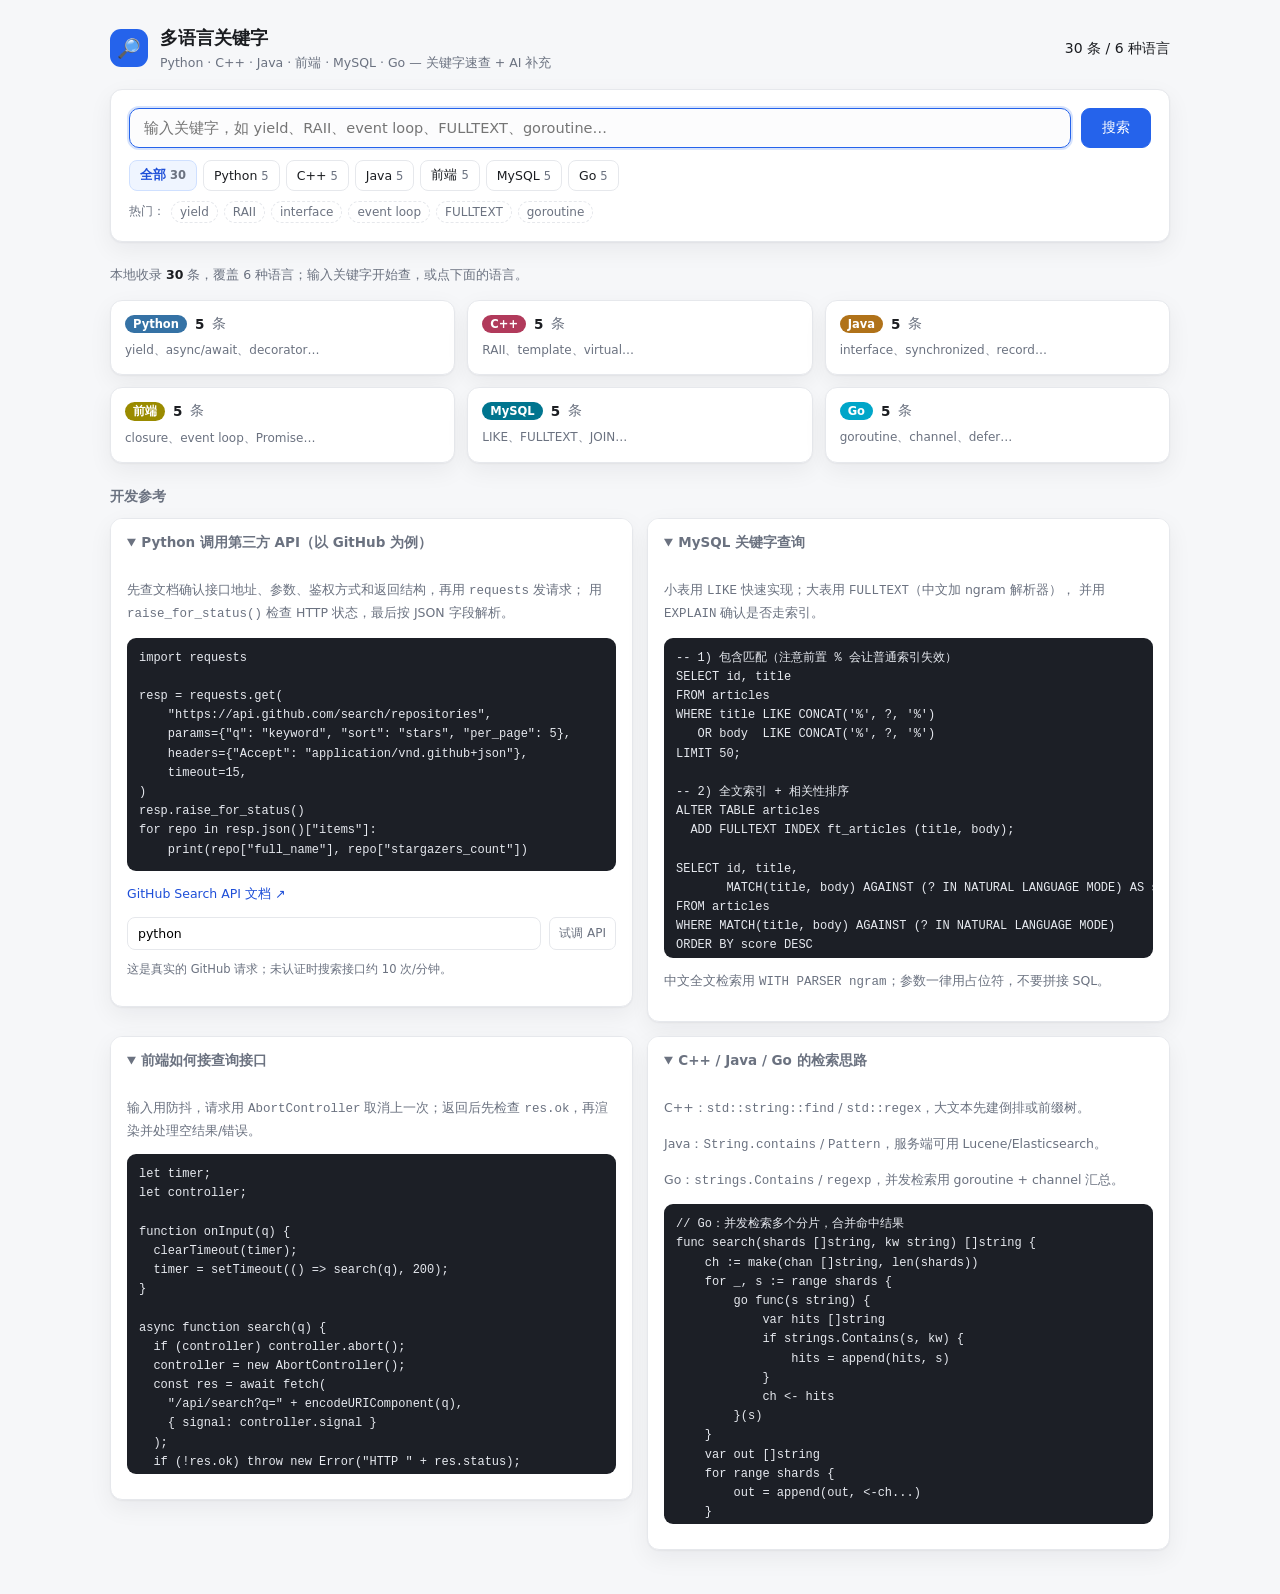
<file: static/tools/keywords.html>
<!DOCTYPE html>
<html lang="zh-CN">
<head>
<meta charset="utf-8" />
<meta name="viewport" content="width=device-width, initial-scale=1" />
<title>多语言关键字</title>
<link rel="stylesheet" href="/static/tools/_shared/base.css" />
<style>
  .wrap{max-width:1100px; margin:0 auto; padding:24px 20px 56px}
  header.top{display:flex; align-items:center; gap:12px; margin-bottom:16px}
  header.top .logo{
    width:38px;height:38px;border-radius:11px;background:var(--accent);color:#fff;
    display:flex;align-items:center;justify-content:center;font-size:19px;flex:0 0 auto;
  }
  header.top h1{font-size:18px;margin:0;font-weight:650}
  header.top .sub{color:var(--muted);font-size:12.5px}
  .grow{flex:1}
  .hero{padding:18px}
  .searchrow{display:flex; gap:10px; align-items:center}
  .searchrow input{
    flex:1; min-width:0; padding:11px 14px; border:1px solid var(--line); border-radius:10px;
    font-family:inherit; font-size:14.5px; background:#fcfcfd; color:var(--ink);
  }
  .searchrow input:focus{outline:2px solid rgba(37,99,235,.18); border-color:var(--accent)}
  button.primary{
    font-family:inherit; font-size:13.5px; font-weight:550; padding:10px 20px; border-radius:9px;
    border:1px solid var(--accent); background:var(--accent); color:#fff; cursor:pointer; white-space:nowrap;
  }
  button.primary:hover{background:var(--accent-dark)}
  button.primary:disabled{opacity:.55; cursor:not-allowed}
  .langchips{display:flex; flex-wrap:wrap; gap:6px; margin-top:12px}
  .langchip{
    font-family:inherit; font-size:12.5px; padding:6px 10px; border-radius:8px;
    border:1px solid var(--line); background:#fff; color:var(--ink); cursor:pointer;
  }
  .langchip span{color:var(--muted); font-size:11.5px; margin-left:4px}
  .langchip:hover{background:#f3f6fb}
  .langchip.on{background:var(--accent-soft); border-color:#cfe0ff; color:var(--accent-dark); font-weight:600}
  .hot{display:flex; flex-wrap:wrap; gap:6px; align-items:center; margin-top:10px; font-size:12px; color:var(--muted)}
  .hot button{
    font-family:inherit; font-size:12px; padding:3px 8px; border-radius:999px; border:1px dashed var(--line);
    background:#fff; color:var(--muted); cursor:pointer;
  }
  .hot button:hover{color:var(--accent-dark); border-color:#cfe0ff}
  .resultbar{display:flex; align-items:center; gap:10px; flex-wrap:wrap; margin:18px 0 10px; min-height:30px}
  .resultbar .hint{font-size:12.5px; color:var(--muted)}
  .resultbar b{color:var(--ink)}
  .mini{
    font-family:inherit; font-size:12px; padding:4px 9px; border-radius:7px; border:1px solid var(--line);
    background:#fff; color:var(--muted); cursor:pointer;
  }
  .mini:hover{background:#f3f4f6; color:var(--ink)}
  .langgrid{display:grid; grid-template-columns:repeat(3,minmax(0,1fr)); gap:12px}
  .langtile{
    text-align:left; font-family:inherit; background:var(--panel); border:1px solid var(--line);
    border-radius:12px; padding:14px; cursor:pointer; box-shadow:var(--shadow);
  }
  .langtile:hover{border-color:#cfe0ff; background:#fbfdff}
  .tilehead{display:flex; align-items:center; gap:8px; font-size:13.5px; color:var(--muted)}
  .tilehead b{color:var(--ink)}
  .tileex{font-size:12px; color:var(--muted); margin-top:8px; line-height:1.6; word-break:break-word}
  .kcard{
    background:var(--panel); border:1px solid var(--line); border-radius:12px; box-shadow:var(--shadow);
    padding:16px 17px; margin-bottom:14px;
  }
  .khead{display:flex; align-items:center; gap:8px; flex-wrap:wrap}
  .khead h3{font-size:16px; margin:0; font-weight:650}
  .badge{
    display:inline-flex; align-items:center; padding:2px 8px; border-radius:999px;
    font-size:11.5px; font-weight:650; color:#fff; white-space:nowrap;
  }
  .lang-python{background:#3572A5}
  .lang-cpp{background:#b13a5b}
  .lang-java{background:#b07219}
  .lang-frontend{background:#9a8b00}
  .lang-mysql{background:#00758f}
  .lang-go{background:#00a6c9}
  .cat{font-size:11.5px; color:var(--muted); background:#f1f2f5; padding:2px 8px; border-radius:999px}
  .sum{font-size:13.5px; margin:10px 0 9px; line-height:1.7}
  .kcode{
    margin:0 0 10px; padding:12px 13px; background:#1c1f26; color:#e6e9ef; border-radius:9px;
    overflow:auto; max-height:300px; font-size:12.5px; line-height:1.65;
    font-family:"Cascadia Mono",Consolas,"Courier New",monospace;
  }
  .kcode code{white-space:pre; font-family:inherit}
  .note{font-size:12.5px; color:var(--muted); line-height:1.7; margin:0 0 9px}
  .doc{font-size:12.5px; color:var(--accent-dark); text-decoration:none}
  .doc:hover{text-decoration:underline}
  .empty{
    background:var(--panel); border:1px dashed #cfd6e2; border-radius:12px; padding:32px 20px;
    text-align:center; color:var(--muted);
  }
  .empty .big{font-size:32px; margin-bottom:6px}
  .empty h3{margin:0 0 6px; color:var(--ink); font-size:15px}
  .empty p{margin:0 0 14px; font-size:12.5px}
  .ai{margin:0 0 16px; border-left:3px solid var(--accent); padding:16px 18px}
  .aihead{display:flex; align-items:center; gap:10px; margin-bottom:10px}
  .aihead h2{font-size:14px; margin:0; font-weight:650}
  .aihead .pill{margin-left:auto}
  .loading{color:var(--muted); font-size:13px; padding:6px 0}
  .loading::after{content:"…"; animation:blink 1s infinite}
  @keyframes blink{50%{opacity:.25}}
  .err{color:var(--err); font-size:13px; line-height:1.7; white-space:pre-wrap}
  .md{font-size:13.5px; line-height:1.75}
  .md p{margin:0 0 8px}
  .md h2,.md h3,.md h4{margin:12px 0 6px; line-height:1.4}
  .md h2{font-size:15px} .md h3{font-size:14px} .md h4{font-size:13.5px}
  .md ul,.md ol{margin:4px 0 9px; padding-left:20px}
  .md code{background:#f0f2f6; padding:1px 5px; border-radius:5px; font-family:Consolas,monospace; font-size:12.5px}
  .md pre{background:#1c1f26; color:#e6e9ef; padding:11px 12px; border-radius:9px; overflow:auto;
    margin:7px 0 9px; font-size:12.5px; line-height:1.6}
  .md pre code{background:none; padding:0; color:inherit}
  .md blockquote{border-left:3px solid #cfe0ff; margin:7px 0; padding:1px 10px; color:#4b5563}
  .md a{color:var(--accent-dark)}
  .refs h2{font-size:14px; margin:22px 0 10px; color:var(--muted)}
  .refgrid{display:grid; grid-template-columns:1fr 1fr; gap:14px; align-items:start}
  .ref{padding:0; overflow:hidden; margin-bottom:0}
  .ref summary{cursor:pointer; padding:13px 16px; font-size:13.5px; font-weight:650; background:#fff}
  .ref summary:hover{background:#fafbfc}
  .ref .refbody{padding:0 16px 15px}
  .ref .refbody p{font-size:12.5px; color:var(--muted); line-height:1.7}
  .codeblock{
    margin:8px 0 10px; padding:11px 12px; background:#1c1f26; color:#e6e9ef; border-radius:9px;
    overflow:auto; max-height:320px; font-size:12px; line-height:1.6;
    font-family:"Cascadia Mono",Consolas,"Courier New",monospace; white-space:pre;
  }
  .demorow{display:flex; gap:8px; margin:10px 0}
  .demorow input{
    flex:1; min-width:0; padding:8px 10px; border:1px solid var(--line); border-radius:8px;
    font-family:inherit; font-size:12.5px;
  }
  .repo{border-bottom:1px dashed var(--line); padding:9px 0; font-size:12.5px}
  .repo:last-child{border-bottom:0}
  .repo .rhead{display:flex; align-items:center; gap:8px; flex-wrap:wrap}
  .repo .rhead a{color:var(--accent-dark); font-weight:600; text-decoration:none; word-break:break-all}
  .repo .stars{color:#a86800; font-size:11.5px}
  .repo p{margin:4px 0 0; color:var(--muted); line-height:1.6}
  .toast{
    position:fixed; left:50%; bottom:28px; transform:translateX(-50%) translateY(16px); opacity:0;
    background:#1c1f26; color:#fff; padding:9px 16px; border-radius:9px; font-size:12.5px;
    transition:.2s; z-index:99; pointer-events:none;
  }
  .toast.show{opacity:1; transform:translateX(-50%) translateY(0)}
  @media (max-width:900px){
    .langgrid{grid-template-columns:1fr 1fr}
    .refgrid{grid-template-columns:1fr}
  }
  @media (max-width:620px){
    .langgrid{grid-template-columns:1fr}
    .searchrow{flex-direction:column; align-items:stretch}
    .searchrow button.primary{width:100%}
  }
</style>
</head>
<body>
<div class="wrap">
  <header class="top">
    <div class="logo">🔎</div>
    <div>
      <h1>多语言关键字</h1>
      <div class="sub">Python · C++ · Java · 前端 · MySQL · Go — 关键字速查 + AI 补充</div>
    </div>
    <div class="grow"></div>
    <span class="pill" id="countPill">加载中…</span>
  </header>

  <section class="card hero">
    <div class="searchrow">
      <input id="q" type="search" placeholder="输入关键字，如 yield、RAII、event loop、FULLTEXT、goroutine…" autocomplete="off" />
      <button class="primary" id="searchBtn">搜索</button>
    </div>
    <div class="langchips" id="langchips"></div>
    <div class="hot" id="hot"></div>
  </section>

  <div class="resultbar" id="resultbar"></div>
  <section class="card ai" id="aiCard" style="display:none">
    <div class="aihead">
      <h2 id="aiTitle">AI 补充解释</h2>
      <span class="pill" id="aiModel"></span>
    </div>
    <div id="aiBody"></div>
  </section>
  <div id="results"></div>

  <section class="refs">
    <h2>开发参考</h2>
    <div class="refgrid">
      <details class="card ref" open>
        <summary>Python 调用第三方 API（以 GitHub 为例）</summary>
        <div class="refbody">
          <p>先查文档确认接口地址、参数、鉴权方式和返回结构，再用 <code>requests</code> 发请求；
            用 <code>raise_for_status()</code> 检查 HTTP 状态，最后按 JSON 字段解析。</p>
          <pre class="codeblock">import requests

resp = requests.get(
    "https://api.github.com/search/repositories",
    params={"q": "keyword", "sort": "stars", "per_page": 5},
    headers={"Accept": "application/vnd.github+json"},
    timeout=15,
)
resp.raise_for_status()
for repo in resp.json()["items"]:
    print(repo["full_name"], repo["stargazers_count"])</pre>
          <p><a class="doc" href="https://docs.github.com/en/rest/search/search#search-repositories" target="_blank" rel="noreferrer">GitHub Search API 文档 ↗</a></p>
          <div class="demorow">
            <input id="ghQ" type="search" placeholder="输入仓库关键字，如 python" value="python" />
            <button class="mini" id="ghBtn">试调 API</button>
          </div>
          <div id="ghOut"></div>
          <p style="font-size:11.5px; margin-top:6px">这是真实的 GitHub 请求；未认证时搜索接口约 10 次/分钟。</p>
        </div>
      </details>

      <details class="card ref" open>
        <summary>MySQL 关键字查询</summary>
        <div class="refbody">
          <p>小表用 <code>LIKE</code> 快速实现；大表用 <code>FULLTEXT</code>（中文加 ngram 解析器），
            并用 <code>EXPLAIN</code> 确认是否走索引。</p>
          <pre class="codeblock">-- 1) 包含匹配（注意前置 % 会让普通索引失效）
SELECT id, title
FROM articles
WHERE title LIKE CONCAT('%', ?, '%')
   OR body  LIKE CONCAT('%', ?, '%')
LIMIT 50;

-- 2) 全文索引 + 相关性排序
ALTER TABLE articles
  ADD FULLTEXT INDEX ft_articles (title, body);

SELECT id, title,
       MATCH(title, body) AGAINST (? IN NATURAL LANGUAGE MODE) AS score
FROM articles
WHERE MATCH(title, body) AGAINST (? IN NATURAL LANGUAGE MODE)
ORDER BY score DESC
LIMIT 50;

-- 3) 看执行计划
EXPLAIN ANALYZE SELECT id, title FROM articles
WHERE title LIKE '%mysql%' LIMIT 50;</pre>
          <p>中文全文检索用 <code>WITH PARSER ngram</code>；参数一律用占位符，不要拼接 SQL。</p>
        </div>
      </details>

      <details class="card ref" open>
        <summary>前端如何接查询接口</summary>
        <div class="refbody">
          <p>输入用防抖，请求用 <code>AbortController</code> 取消上一次；返回后先检查
            <code>res.ok</code>，再渲染并处理空结果/错误。</p>
          <pre class="codeblock">let timer;
let controller;

function onInput(q) {
  clearTimeout(timer);
  timer = setTimeout(() => search(q), 200);
}

async function search(q) {
  if (controller) controller.abort();
  controller = new AbortController();
  const res = await fetch(
    "/api/search?q=" + encodeURIComponent(q),
    { signal: controller.signal }
  );
  if (!res.ok) throw new Error("HTTP " + res.status);
  const data = await res.json();
  render(data.items);
}</pre>
        </div>
      </details>

      <details class="card ref" open>
        <summary>C++ / Java / Go 的检索思路</summary>
        <div class="refbody">
          <p>C++：<code>std::string::find</code> / <code>std::regex</code>，大文本先建倒排或前缀树。</p>
          <p>Java：<code>String.contains</code> / <code>Pattern</code>，服务端可用 Lucene/Elasticsearch。</p>
          <p>Go：<code>strings.Contains</code> / <code>regexp</code>，并发检索用 goroutine + channel 汇总。</p>
          <pre class="codeblock">// Go：并发检索多个分片，合并命中结果
func search(shards []string, kw string) []string {
    ch := make(chan []string, len(shards))
    for _, s := range shards {
        go func(s string) {
            var hits []string
            if strings.Contains(s, kw) {
                hits = append(hits, s)
            }
            ch <- hits
        }(s)
    }
    var out []string
    for range shards {
        out = append(out, <-ch...)
    }
    return out
}</pre>
        </div>
      </details>
    </div>
  </section>
</div>

<div class="toast" id="toast"></div>

<script src="/static/tools/_shared/markdown.js"></script>
<script src="/static/tools/_shared/keywords-data.js"></script>
<script>
'use strict';

const DATA = window.KEYWORD_DATA || [];
const LANGS = [
  { id: 'all', name: '全部' },
  { id: 'python', name: 'Python' },
  { id: 'cpp', name: 'C++' },
  { id: 'java', name: 'Java' },
  { id: 'frontend', name: '前端' },
  { id: 'mysql', name: 'MySQL' },
  { id: 'go', name: 'Go' }
];
const LANG_LABEL = Object.fromEntries(LANGS.map((l) => [l.id, l.name]));
const HOT = ['yield', 'RAII', 'interface', 'event loop', 'FULLTEXT', 'goroutine'];
const $ = (id) => document.getElementById(id);
const esc = (window.DSH_MD && window.DSH_MD.escapeHtml) || ((s) => String(s == null ? '' : s)
  .replace(/[&<>"']/g, (c) => ({ '&': '&amp;', '<': '&lt;', '>': '&gt;', '"': '&quot;', "'": '&#39;' }[c])));

const state = {
  q: '',
  lang: 'all',
  aiLoading: false,
  aiText: '',
  aiError: '',
  aiModel: '',
  aiKeyword: ''
};
let aiSeq = 0;
let toastTimer = null;

function countFor(lang) {
  return lang === 'all' ? DATA.length : DATA.filter((e) => e.lang === lang).length;
}

function entriesFor() {
  const q = state.q.trim().toLowerCase();
  return DATA.map((item, index) => ({ ...item, _idx: index })).filter((item) => {
    if (state.lang !== 'all' && item.lang !== state.lang) return false;
    if (!q) return true;
    const haystack = [item.keyword, item.summary, item.note, item.code, item.category].join(' ').toLowerCase();
    return haystack.includes(q);
  });
}

function resetAI() {
  aiSeq++;
  state.aiLoading = false;
  state.aiText = '';
  state.aiError = '';
  state.aiModel = '';
  state.aiKeyword = '';
}

function renderChips() {
  $('langchips').innerHTML = LANGS.map((lang) => {
    const on = state.lang === lang.id ? ' on' : '';
    return '<button class="langchip' + on + '" data-lang="' + lang.id + '">'
      + esc(lang.name) + '<span>' + countFor(lang.id) + '</span></button>';
  }).join('');
}

function renderHot() {
  $('hot').innerHTML = '<span>热门：</span>' + HOT.map((word) =>
    '<button data-hot="' + esc(word) + '">' + esc(word) + '</button>'
  ).join('');
}

function cardHtml(item) {
  return '<article class="kcard">'
    + '<div class="khead">'
    + '<span class="badge lang-' + item.lang + '">' + esc(LANG_LABEL[item.lang] || item.lang) + '</span>'
    + '<h3>' + esc(item.keyword) + '</h3>'
    + '<span class="cat">' + esc(item.category) + '</span>'
    + '<div class="grow"></div>'
    + '<button class="mini" data-copy-idx="' + item._idx + '">复制代码</button>'
    + '</div>'
    + '<p class="sum">' + esc(item.summary) + '</p>'
    + '<pre class="kcode"><code>' + esc(item.code) + '</code></pre>'
    + '<p class="note">' + esc(item.note) + '</p>'
    + '<a class="doc" href="' + esc(item.docs) + '" target="_blank" rel="noreferrer">官方文档 ↗</a>'
    + '</article>';
}

function overviewHtml() {
  const tiles = LANGS.filter((lang) => lang.id !== 'all').map((lang) => {
    const list = DATA.filter((item) => item.lang === lang.id);
    const examples = list.slice(0, 3).map((item) => item.keyword).join('、');
    return '<button class="langtile" data-lang="' + lang.id + '">'
      + '<div class="tilehead"><span class="badge lang-' + lang.id + '">' + esc(lang.name) + '</span>'
      + '<b>' + list.length + '</b> 条</div>'
      + '<div class="tileex">' + esc(examples) + '…</div></button>';
  }).join('');
  return '<div class="langgrid">' + tiles + '</div>';
}

function renderResults() {
  const items = entriesFor();
  const q = state.q.trim();

  if (!q && state.lang === 'all') {
    $('resultbar').innerHTML = '<div class="hint">本地收录 <b>' + DATA.length + '</b> 条，覆盖 6 种语言；输入关键字开始查，或点下面的语言。</div>';
    $('results').innerHTML = overviewHtml();
    return;
  }

  const groups = LANGS.filter((lang) => lang.id !== 'all' && (state.lang === 'all' || state.lang === lang.id))
    .map((lang) => ({ lang, list: items.filter((item) => item.lang === lang.id) }))
    .filter((group) => group.list.length);

  const aiLabel = q
    ? '让 AI 解释「' + q + '」' + (state.lang === 'all' ? '' : '（' + LANG_LABEL[state.lang] + '）')
    : '';
  $('resultbar').innerHTML = '<div class="hint">'
    + (q ? '关键字「<b>' + esc(q) + '</b>」找到 <b>' + items.length + '</b> 条' : esc(LANG_LABEL[state.lang]) + ' · <b>' + items.length + '</b> 条')
    + '</div><div class="grow"></div>'
    + (q ? '<button class="mini js-ai">' + esc(aiLabel) + '</button>' : '');

  if (!items.length) {
    $('results').innerHTML = '<div class="empty"><div class="big">🔍</div>'
      + '<h3>本地没有收录「' + esc(q) + '」</h3>'
      + '<p>可以换个关键字，或者让 AI 按六种语言补充解释。</p>'
      + '<button class="primary js-ai">让 AI 解释</button></div>';
    return;
  }

  $('results').innerHTML = groups.map((group) =>
    '<h2 class="grouphead" style="font-size:13px;color:var(--muted);margin:16px 0 8px">'
    + '<span class="badge lang-' + group.lang.id + '">' + esc(group.lang.name) + '</span>'
    + ' <span style="font-weight:400">' + group.list.length + ' 条</span></h2>'
    + group.list.map(cardHtml).join('')
  ).join('');
}

function renderAI() {
  const visible = state.aiLoading || state.aiText || state.aiError;
  $('aiCard').style.display = visible ? '' : 'none';
  $('aiModel').textContent = state.aiModel || '';
  $('aiTitle').textContent = state.aiKeyword ? 'AI 补充解释：' + state.aiKeyword : 'AI 补充解释';

  if (state.aiLoading) {
    $('aiBody').innerHTML = '<div class="loading">正在按' + (state.lang === 'all' ? '六种语言' : LANG_LABEL[state.lang]) + '整理</div>';
  } else if (state.aiError) {
    $('aiBody').innerHTML = '<div class="err">' + esc(state.aiError) + '</div>';
  } else if (state.aiText) {
    $('aiBody').innerHTML = '<div class="md">' + window.DSH_MD.toHtml(state.aiText) + '</div>';
  } else {
    $('aiBody').innerHTML = '';
  }
}

function render() {
  $('countPill').textContent = DATA.length + ' 条 / 6 种语言';
  renderChips();
  renderHot();
  renderResults();
  renderAI();
}

async function askAI() {
  state.q = $('q').value;
  const keyword = state.q.trim();
  if (!keyword || state.aiLoading) return;
  const lang = state.lang;
  const token = ++aiSeq;

  state.aiLoading = true;
  state.aiText = '';
  state.aiError = '';
  state.aiModel = '';
  state.aiKeyword = keyword;
  renderAI();
  $('aiCard').scrollIntoView({ behavior: 'smooth', block: 'nearest' });

  try {
    const response = await fetch('/api/keywords/ai', {
      method: 'POST',
      headers: { 'Content-Type': 'application/json' },
      body: JSON.stringify({ keyword, lang })
    });
    let data = {};
    try { data = await response.json(); } catch (err) { /* 统一处理 */ }
    if (token !== aiSeq) return;
    if (!response.ok) throw new Error((data && data.detail) || ('请求失败（HTTP ' + response.status + '）'));
    if (!data.ok || !data.reply) throw new Error((data && data.error) || 'AI 没有返回内容');
    state.aiText = data.reply;
    state.aiModel = data.model || '';
    state.aiKeyword = data.keyword || keyword;
  } catch (err) {
    if (token !== aiSeq) return;
    state.aiError = (err && err.message) ? err.message : String(err);
  } finally {
    if (token === aiSeq) {
      state.aiLoading = false;
      renderAI();
    }
  }
}

async function runGithub() {
  const q = $('ghQ').value.trim();
  if (!q) { $('ghOut').innerHTML = '<div class="err">先输入一个关键字</div>'; return; }
  $('ghBtn').disabled = true;
  $('ghOut').innerHTML = '<div class="loading">正在请求 GitHub</div>';
  try {
    const resp = await fetch('/api/keywords/github?q=' + encodeURIComponent(q) + '&limit=5');
    const data = await resp.json();
    if (!data.ok) {
      $('ghOut').innerHTML = '<div class="err">' + esc(data.error || '请求失败') + '</div>';
      return;
    }
    if (!data.items.length) {
      $('ghOut').innerHTML = '<div class="hint">没有搜到仓库，换个关键字试试。</div>';
      return;
    }
    $('ghOut').innerHTML = data.items.map((repo) =>
      '<div class="repo"><div class="rhead">'
      + '<a href="' + esc(repo.url) + '" target="_blank" rel="noreferrer">' + esc(repo.full_name) + '</a>'
      + '<span class="stars">★ ' + Number(repo.stars || 0).toLocaleString('zh-CN') + '</span>'
      + (repo.language ? '<span class="cat">' + esc(repo.language) + '</span>' : '')
      + '</div>' + (repo.description ? '<p>' + esc(repo.description) + '</p>' : '') + '</div>'
    ).join('');
  } catch (err) {
    $('ghOut').innerHTML = '<div class="err">' + esc(err.message || String(err)) + '</div>';
  } finally {
    $('ghBtn').disabled = false;
  }
}

function toast(message) {
  const el = $('toast');
  el.textContent = message;
  el.classList.add('show');
  clearTimeout(toastTimer);
  toastTimer = setTimeout(() => el.classList.remove('show'), 1600);
}

async function copyText(text) {
  try {
    await navigator.clipboard.writeText(text);
    toast('代码已复制');
  } catch (err) {
    const area = document.createElement('textarea');
    area.value = text;
    area.style.position = 'fixed';
    area.style.opacity = '0';
    document.body.appendChild(area);
    area.select();
    try { document.execCommand('copy'); toast('代码已复制'); }
    catch (e) { toast('复制失败，请手动选择'); }
    area.remove();
  }
}

/* ------------------------------ 事件 ------------------------------ */

let inputTimer = null;
$('q').addEventListener('input', () => {
  clearTimeout(inputTimer);
  inputTimer = setTimeout(() => {
    state.q = $('q').value;
    resetAI();
    render();
  }, 120);
});

$('q').addEventListener('keydown', (event) => {
  if (event.key === 'Enter') {
    event.preventDefault();
    state.q = $('q').value;
    resetAI();
    render();
  }
});

$('searchBtn').addEventListener('click', () => {
  state.q = $('q').value;
  resetAI();
  render();
});

document.addEventListener('click', (event) => {
  const lang = event.target.closest('[data-lang]');
  if (lang) {
    state.q = $('q').value;
    state.lang = lang.getAttribute('data-lang');
    resetAI();
    render();
    return;
  }

  const hot = event.target.closest('[data-hot]');
  if (hot) {
    state.q = hot.getAttribute('data-hot');
    $('q').value = state.q;
    resetAI();
    render();
    return;
  }

  if (event.target.closest('.js-ai')) {
    askAI();
    return;
  }

  const copy = event.target.closest('[data-copy-idx]');
  if (copy) {
    const item = DATA[Number(copy.getAttribute('data-copy-idx'))];
    if (item) copyText(item.code);
  }
});

$('ghBtn').addEventListener('click', runGithub);
$('ghQ').addEventListener('keydown', (event) => {
  if (event.key === 'Enter') { event.preventDefault(); runGithub(); }
});

render();
$('q').focus();
</script>
</body>
</html>
</file>
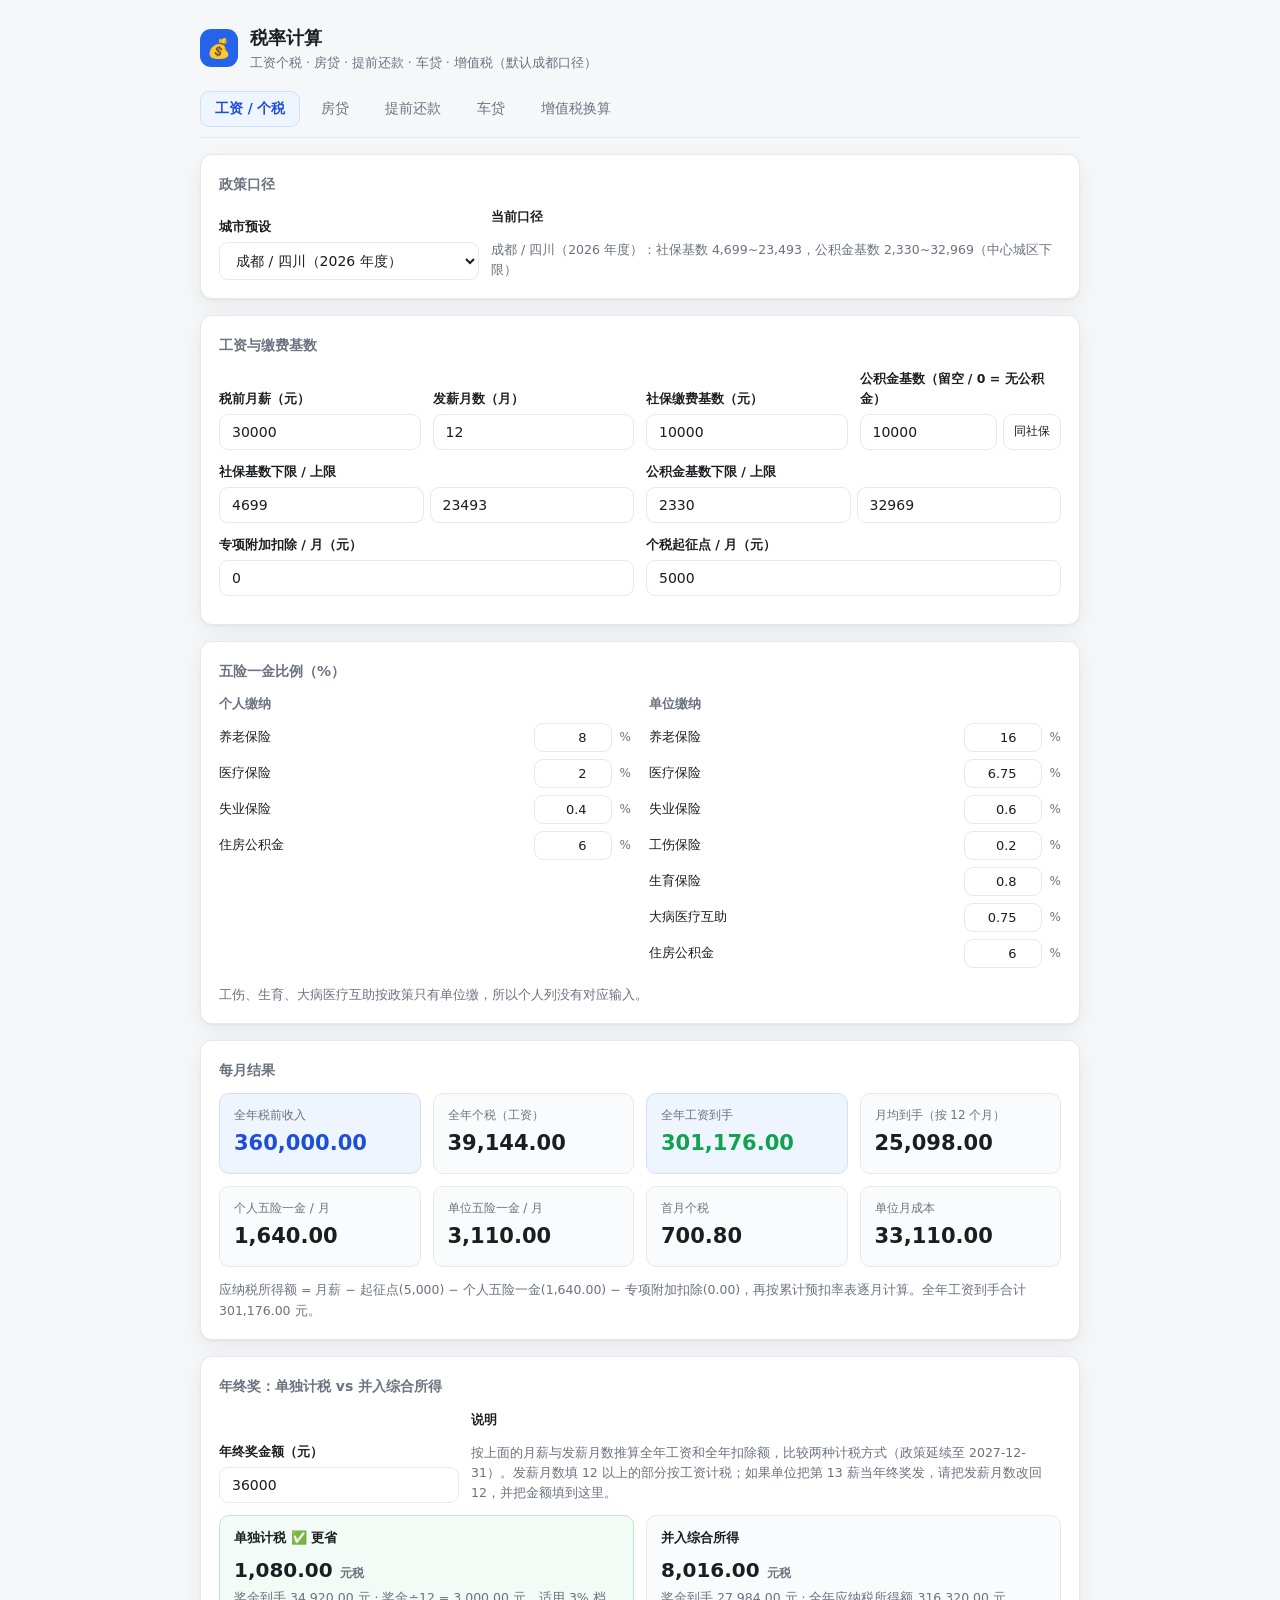
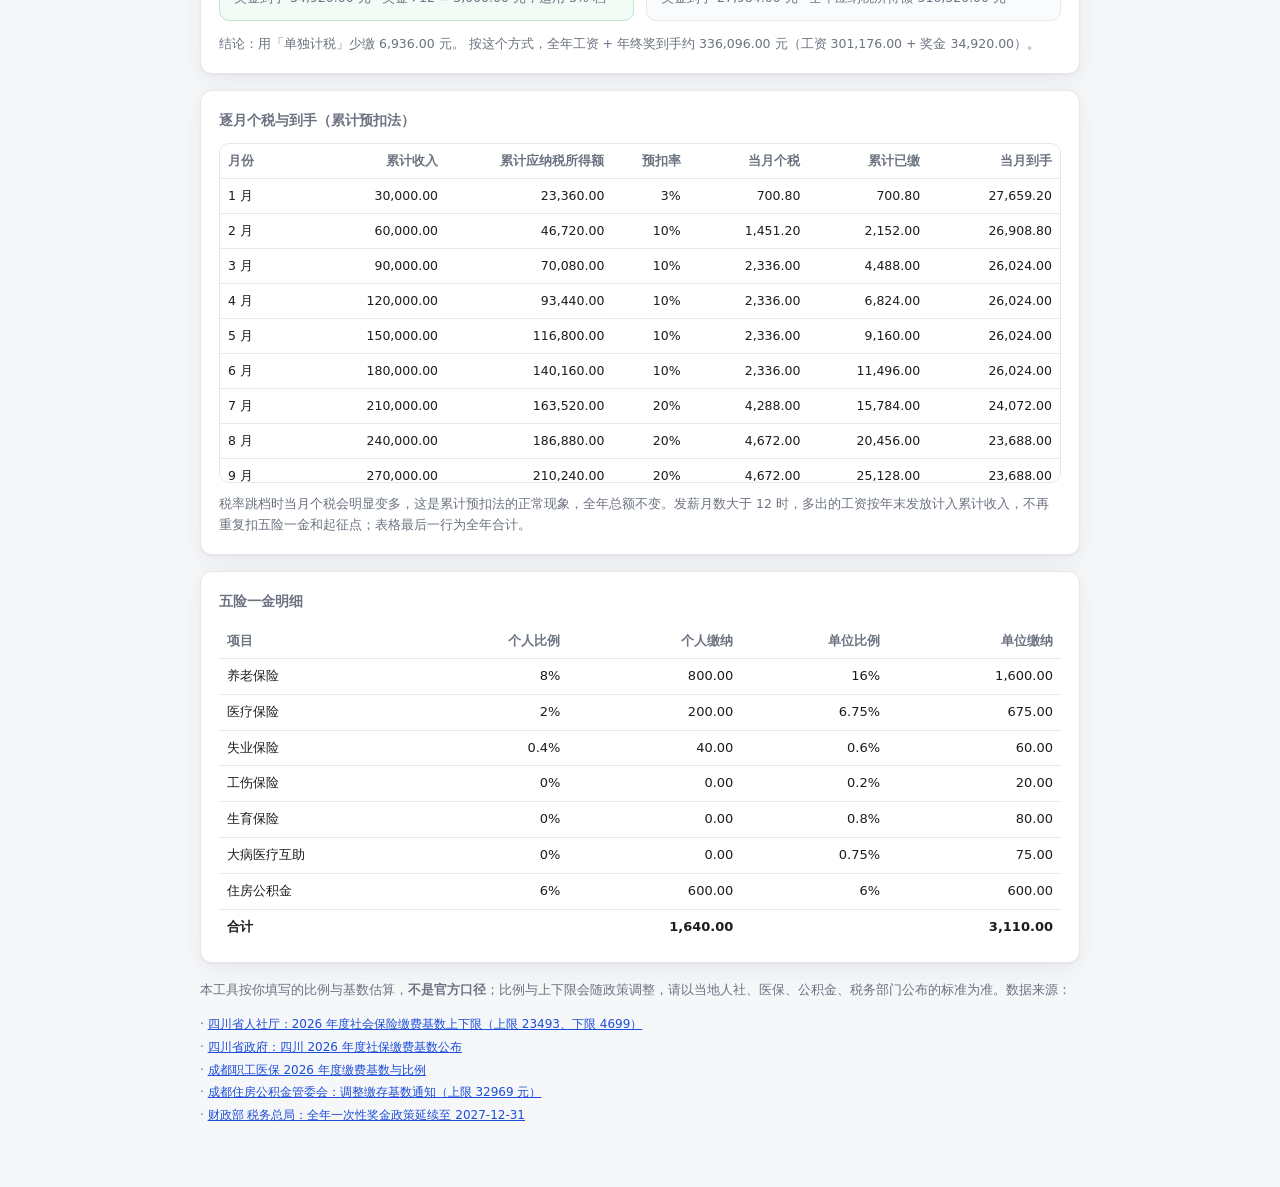
<file: static/tools/tax-calc.html>
<!DOCTYPE html>
<html lang="zh-CN">
<head>
<meta charset="utf-8" />
<meta name="viewport" content="width=device-width, initial-scale=1" />
<title>税率计算</title>
<link rel="stylesheet" href="/static/tools/_shared/base.css" />
<style>
  .tabs{display:flex; gap:6px; flex-wrap:wrap; margin-bottom:16px; border-bottom:1px solid var(--line); padding-bottom:10px}
  .tabs button{font-family:inherit; font-size:13.5px; padding:8px 14px; border-radius:9px;
    border:1px solid transparent; background:transparent; color:var(--muted); cursor:pointer}
  .tabs button:hover{background:#f3f4f6}
  .tabs button.on{background:var(--accent-soft); border-color:#cfe0ff; color:var(--accent-dark); font-weight:650}
  .pane{display:none}
  .pane.on{display:block}
  .rates{display:grid; grid-template-columns:1fr 1fr; gap:18px}
  .rates h3{font-size:13px; margin:0 0 8px; color:var(--muted)}
  .rate-row{display:flex; align-items:center; gap:8px; margin-bottom:7px}
  .rate-row span{flex:1; font-size:13px}
  .rate-row input{width:78px; text-align:right; padding:6px 9px; font-size:13px}
  .rate-row i{color:var(--muted); font-style:normal; font-size:12px}
  .two{display:grid; grid-template-columns:1fr 1fr; gap:12px}
  .pick{background:#fafbfc; border:1px solid var(--line); border-radius:10px; padding:12px 14px}
  .pick.win{border-color:#bfe6cd; background:#f3fbf6}
  .pick .t{font-size:13px; font-weight:600; margin-bottom:6px}
  .pick .n{font-size:20px; font-weight:700; font-variant-numeric:tabular-nums}
  .pick .s{font-size:12.5px; color:var(--muted); margin-top:2px}
  .kv{display:flex; justify-content:space-between; font-size:13px; padding:3px 0}
  .kv b{font-variant-numeric:tabular-nums}
  .box{background:#fafbfc; border:1px solid var(--line); border-radius:10px; padding:14px}
  .box.win{border-color:#bfe6cd; background:#f3fbf6}
  .box h3{margin:0 0 10px; font-size:13px; color:var(--muted)}
  .loanbox{border:1px dashed var(--line); border-radius:10px; padding:12px 14px; margin-bottom:10px}
  .loanbox h4{margin:0 0 10px; font-size:13px; color:var(--muted)}
  .quick{display:flex; gap:6px; flex-wrap:wrap; margin-top:6px}
  .quick button{font-size:12px; padding:4px 10px; border-radius:7px; border:1px solid var(--line);
    background:#fff; cursor:pointer; color:var(--muted); font-family:inherit}
  .quick button.on{background:var(--accent-soft); border-color:#cfe0ff; color:var(--accent-dark); font-weight:600}
  .chk{display:flex; align-items:center; gap:7px; font-size:13px; font-weight:600}
  .chk input{width:auto}
  .warnbox{background:#fffaf0; border:1px solid #f0dcb4; border-radius:10px; padding:12px 14px;
    color:#8a6100; font-size:13px; line-height:1.7}
  .grid2{display:flex; gap:6px}
  .src{font-size:12px; color:var(--muted); line-height:1.9}
  .src a{color:var(--accent-dark)}
  @media (max-width:620px){ .rates,.two{grid-template-columns:1fr} }
</style>
</head>
<body>
<div class="wrap">
  <header class="top">
    <div class="logo">💰</div>
    <div>
      <h1>税率计算</h1>
      <div class="sub">工资个税 · 房贷 · 提前还款 · 车贷 · 增值税（默认成都口径）</div>
    </div>
  </header>

  <div class="tabs" id="tabs">
    <button data-t="salary" class="on">工资 / 个税</button>
    <button data-t="mortgage">房贷</button>
    <button data-t="prepay">提前还款</button>
    <button data-t="carloan">车贷</button>
    <button data-t="vat">增值税换算</button>
  </div>

  <!-- ================= 工资 / 个税 ================= -->
  <div class="pane on" id="pane-salary">
    <div class="card">
      <h2>政策口径</h2>
      <div class="row">
        <div class="field" style="flex:0 0 260px"><label>城市预设</label><select id="s_city"></select></div>
        <div class="field" style="flex:1"><label>当前口径</label><div class="hint" id="s_policyNote" style="padding-top:8px"></div></div>
      </div>
    </div>

    <div class="card">
      <h2>工资与缴费基数</h2>
      <div class="row">
        <div class="field"><label>税前月薪（元）</label><input type="number" id="s_salary" value="30000" min="0" step="500" /></div>
        <div class="field"><label>发薪月数（月）</label>
          <input type="number" id="s_salaryMonths" value="12" min="1" max="60" step="1" />
        </div>
        <div class="field"><label>社保缴费基数（元）</label><input type="number" id="s_base" value="10000" min="0" step="100" /></div>
        <div class="field">
          <label>公积金基数（留空 / 0 = 无公积金）</label>
          <div style="display:flex; gap:6px">
            <input type="number" id="s_fundBase" placeholder="0 = 不缴公积金" min="0" step="100" style="flex:1; min-width:0" />
            <button type="button" class="ghost" id="s_fundSame" style="padding:0 10px; font-size:12px; white-space:nowrap">同社保</button>
          </div>
        </div>
      </div>
      <div class="row" style="margin-top:12px">
        <div class="field"><label>社保基数下限 / 上限</label>
          <div class="grid2"><input type="number" id="s_smMin" /><input type="number" id="s_smMax" /></div>
        </div>
        <div class="field"><label>公积金基数下限 / 上限</label>
          <div class="grid2"><input type="number" id="s_fmMin" /><input type="number" id="s_fmMax" /></div>
        </div>
      </div>
      <div class="row" style="margin-top:12px">
        <div class="field"><label>专项附加扣除 / 月（元）</label><input type="number" id="s_special" value="0" min="0" step="100" /></div>
        <div class="field"><label>个税起征点 / 月（元）</label><input type="number" id="s_threshold" value="5000" min="0" step="100" /></div>
      </div>
      <p class="warnline" id="s_clampNote" style="margin:10px 0 0"></p>
    </div>

    <div class="card">
      <h2>五险一金比例（%）</h2>
      <div class="rates">
        <div>
          <h3>个人缴纳</h3>
          <div class="rate-row"><span>养老保险</span><input type="number" id="s_e_pension" step="0.1" min="0" /><i>%</i></div>
          <div class="rate-row"><span>医疗保险</span><input type="number" id="s_e_medical" step="0.1" min="0" /><i>%</i></div>
          <div class="rate-row"><span>失业保险</span><input type="number" id="s_e_unemployment" step="0.1" min="0" /><i>%</i></div>
          <div class="rate-row"><span>住房公积金</span><input type="number" id="s_e_fund" step="0.5" min="0" /><i>%</i></div>
        </div>
        <div>
          <h3>单位缴纳</h3>
          <div class="rate-row"><span>养老保险</span><input type="number" id="s_r_pension" step="0.1" min="0" /><i>%</i></div>
          <div class="rate-row"><span>医疗保险</span><input type="number" id="s_r_medical" step="0.1" min="0" /><i>%</i></div>
          <div class="rate-row"><span>失业保险</span><input type="number" id="s_r_unemployment" step="0.1" min="0" /><i>%</i></div>
          <div class="rate-row"><span>工伤保险</span><input type="number" id="s_r_injury" step="0.1" min="0" /><i>%</i></div>
          <div class="rate-row"><span>生育保险</span><input type="number" id="s_r_maternity" step="0.1" min="0" /><i>%</i></div>
          <div class="rate-row"><span>大病医疗互助</span><input type="number" id="s_r_serious" step="0.1" min="0" /><i>%</i></div>
          <div class="rate-row"><span>住房公积金</span><input type="number" id="s_r_fund" step="0.5" min="0" /><i>%</i></div>
        </div>
      </div>
      <p class="hint" style="margin:10px 0 0">工伤、生育、大病医疗互助按政策只有单位缴，所以个人列没有对应输入。</p>
    </div>

    <div class="card">
      <h2>每月结果</h2>
      <div class="results" id="s_summary"></div>
      <p class="note" style="margin:12px 0 0" id="s_formulaNote"></p>
    </div>

    <div class="card">
      <h2>年终奖：单独计税 vs 并入综合所得</h2>
      <div class="row">
        <div class="field" style="flex:0 0 240px"><label>年终奖金额（元）</label><input type="number" id="s_bonus" value="36000" min="0" step="1000" /></div>
        <div class="field" style="flex:1"><label>说明</label>
          <div class="hint" style="padding-top:8px">按上面的月薪与发薪月数推算全年工资和全年扣除额，比较两种计税方式（政策延续至 2027-12-31）。发薪月数填 12 以上的部分按工资计税；如果单位把第 13 薪当年终奖发，请把发薪月数改回 12，并把金额填到这里。</div>
        </div>
      </div>
      <div class="two" id="s_bonusCompare" style="margin-top:12px"></div>
      <p class="note" style="margin:12px 0 0" id="s_bonusNote"></p>
    </div>

    <div class="card">
      <h2>逐月个税与到手（累计预扣法）</h2>
      <div class="scroll" id="s_monthTable"></div>
      <p class="note" style="margin:10px 0 0">税率跳档时当月个税会明显变多，这是累计预扣法的正常现象，全年总额不变。发薪月数大于 12 时，多出的工资按年末发放计入累计收入，不再重复扣五险一金和起征点；表格最后一行为全年合计。</p>
    </div>

    <div class="card">
      <h2>五险一金明细</h2>
      <div id="s_siTable"></div>
    </div>

    <p class="note">本工具按你填写的比例与基数估算，<b>不是官方口径</b>；比例与上下限会随政策调整，请以当地人社、医保、公积金、税务部门公布的标准为准。数据来源：</p>
    <div class="src" id="s_sources"></div>
  </div>

  <!-- ================= 房贷 ================= -->
  <div class="pane" id="pane-mortgage">
    <div class="card">
      <h2>贷款方式</h2>
      <div class="row">
        <div class="field" style="flex:0 0 auto">
          <div class="seg" id="m_mode">
            <button data-m="single" class="on">单笔贷款</button>
            <button data-m="combined">组合贷（公积金 + 商贷）</button>
          </div>
        </div>
        <div class="field" style="flex:0 0 auto"><label>还款方式</label>
          <div class="seg" id="m_method">
            <button data-m="equal_installment" class="on">等额本息</button>
            <button data-m="equal_principal">等额本金</button>
          </div>
        </div>
      </div>
    </div>

    <div class="card">
      <h2>房屋与首付</h2>
      <div class="row">
        <div class="field"><label>房屋总价（元）</label><input type="number" id="m_price" value="2000000" min="0" step="10000" /></div>
        <div class="field" style="flex:0 0 150px"><label>首付比例（%）</label><input type="number" id="m_downPct" value="30" min="0" max="100" step="1" /></div>
        <div class="field"><label>贷款年限（年）</label><input type="number" id="m_years" value="30" min="1" max="40" step="1" /></div>
      </div>
      <p class="hint" id="m_amountNote" style="margin:10px 0 0"></p>
    </div>

    <div class="card" id="m_singleBox">
      <h2>单笔贷款</h2>
      <div class="row">
        <div class="field" style="flex:0 0 210px"><label>贷款类型</label>
          <select id="m_loanType">
            <option value="commercial">商业贷款（参考 3.1%）</option>
            <option value="fund">公积金贷款（参考 2.85%）</option>
            <option value="custom">自定义利率</option>
          </select>
        </div>
        <div class="field"><label>年利率（%）</label><input type="number" id="m_rate" value="3.1" min="0" step="0.05" /></div>
      </div>
    </div>

    <div class="card" id="m_combinedBox" style="display:none">
      <h2>组合贷：两笔分别计息</h2>
      <div class="loanbox">
        <h4>公积金贷款部分</h4>
        <div class="row">
          <div class="field"><label>贷款金额（元）</label><input type="number" id="m_fundAmount" value="700000" min="0" step="10000" /></div>
          <div class="field"><label>年利率（%）</label><input type="number" id="m_fundRate" value="2.85" min="0" step="0.05" /></div>
        </div>
      </div>
      <div class="loanbox" style="margin-bottom:0">
        <h4>商业贷款部分（金额 = 贷款总额 − 公积金部分）</h4>
        <div class="row">
          <div class="field"><label>贷款金额（元）</label><input type="number" id="m_commAmount" readonly /></div>
          <div class="field"><label>年利率（%）</label><input type="number" id="m_commRate" value="3.1" min="0" step="0.05" /></div>
        </div>
      </div>
      <p class="hint" style="margin:10px 0 0">成都公积金贷款有额度上限，请按实际批贷额度填写；两笔按同一期限计算。</p>
    </div>

    <div class="card">
      <h2>结果</h2>
      <div class="results" id="m_summary"></div>
      <p class="note" style="margin:12px 0 0" id="m_headline"></p>
    </div>

    <div class="card">
      <h2>按年还款计划</h2>
      <div class="scroll" id="m_yearTable"></div>
    </div>

    <div class="card">
      <h2>每期明细</h2>
      <div id="m_scheduleWrap"></div>
    </div>

    <p class="note">利率请按贷款合同填写（房贷多为「LPR + 基点」且每年可能调整，这里按固定利率计算）；结果仅供参考。想算提前还款，切到「提前还款」标签。</p>
  </div>

  <!-- ================= 提前还款 ================= -->
  <div class="pane" id="pane-prepay">
    <div class="card">
      <h2>你的贷款</h2>
      <div class="row">
        <div class="field"><label>贷款总额（元）</label><input type="number" id="p_principal" value="1000000" min="0" step="10000" /></div>
        <div class="field"><label>年利率（%）</label><input type="number" id="p_rate" value="4.9" min="0" step="0.05" /></div>
        <div class="field" style="flex:0 0 140px"><label>期限（年）</label><input type="number" id="p_years" value="30" min="1" max="40" step="1" /></div>
      </div>
      <div class="row" style="margin-top:12px">
        <div class="field"><label>已还期数（月）</label><input type="number" id="p_paid" value="36" min="0" step="1" /></div>
        <div class="field"><label>提前还款金额（元）</label><input type="number" id="p_prepay" value="200000" min="0" step="10000" /></div>
        <div class="field"><label>违约金 / 手续费（元，可选）</label><input type="number" id="p_penalty" value="0" min="0" step="100" /></div>
      </div>
      <div class="row" style="margin-top:12px">
        <div class="field" style="flex:0 0 auto"><label>还款方式</label>
          <div class="seg" id="p_method">
            <button data-m="equal_installment" class="on">等额本息</button>
            <button data-m="equal_principal">等额本金</button>
          </div>
        </div>
        <div class="field" style="flex:0 0 auto"><label>提前还款后</label>
          <div class="seg" id="p_strategy">
            <button data-m="reduce_payment" class="on">减少月供（期限不变）</button>
            <button data-m="shorten_term">缩短期限（月供不变）</button>
          </div>
        </div>
      </div>
    </div>

    <div class="card">
      <h2>结果</h2>
      <div class="results" id="p_summary"></div>
    </div>

    <div class="card">
      <h2>还款计划对比（从提前还款这一期起）</h2>
      <div class="two">
        <div class="box" id="p_oldBox"></div>
        <div class="box win" id="p_newBox"></div>
      </div>
      <p class="note" style="margin:12px 0 0" id="p_note"></p>
    </div>

    <div class="card">
      <h2>提前还款后的按年计划</h2>
      <div class="scroll" id="p_yearTable"></div>
    </div>

    <p class="note">各银行对提前还款的次数、最低金额、违约金规定不同（部分还要求预约），请以贷款合同为准；这里只算利息账。缩期方式月供不变、提前还完；减月供方式期限不变、月供降低。</p>
  </div>

  <!-- ================= 车贷 ================= -->
  <div class="pane" id="pane-carloan">
    <div class="card">
      <h2>车辆与贷款</h2>
      <div class="row">
        <div class="field"><label>车辆价格（元）</label><input type="number" id="c_price" value="150000" min="0" step="1000" /></div>
        <div class="field" style="flex:0 0 150px"><label>首付比例（%）</label><input type="number" id="c_downPct" value="30" min="0" max="100" step="5" /></div>
        <div class="field"><label>合同年利率（%）</label><input type="number" id="c_rate" value="4.5" min="0" step="0.1" /></div>
      </div>
      <div class="row" style="margin-top:12px">
        <div class="field" style="flex:0 0 260px">
          <label>分期期数</label>
          <input type="number" id="c_months" value="36" min="1" max="120" step="1" />
          <div class="quick" id="c_quickMonths">
            <button data-m="12">12 期</button><button data-m="24">24 期</button>
            <button data-m="36" class="on">36 期</button><button data-m="48">48 期</button>
            <button data-m="60">60 期</button>
          </div>
        </div>
        <div class="field"><label>还款方式</label>
          <div class="seg" id="c_method">
            <button data-m="equal_installment" class="on">等额本息</button>
            <button data-m="equal_principal">等额本金</button>
          </div>
        </div>
        <div class="field"><label>其他费用（保险、上牌等，元）</label><input type="number" id="c_other" value="0" min="0" step="500" /></div>
      </div>
      <div class="row" style="margin-top:12px">
        <div class="field" style="flex:0 0 240px">
          <label>贷款手续费 / 服务费（元，前置）</label>
          <input type="number" id="c_fee" value="0" min="0" step="500" />
          <div class="hint">从放款里先扣走、或另收的费用，会让真实年化明显高于合同利率。</div>
        </div>
        <div class="field" style="flex:0 0 auto">
          <label class="chk"><input type="checkbox" id="c_purchaseTax" checked /> 计算车辆购置税（燃油车）</label>
          <div class="hint">购置税 = 车价 ÷ 1.13 × 10%（新能源车通常免征，请按当地政策取消勾选）</div>
        </div>
      </div>
    </div>

    <div class="card">
      <h2>结果</h2>
      <div class="results" id="c_summary"></div>
      <p class="note" style="margin:12px 0 0" id="c_headline"></p>
    </div>

    <div class="card">
      <h2>真实年化（把手续费算进去）</h2>
      <div class="results" id="c_irrCards"></div>
      <div id="c_irrNote" style="margin-top:12px"></div>
    </div>

    <div class="card">
      <h2>按年还款计划</h2>
      <div class="scroll" id="c_yearTable"></div>
    </div>

    <div class="card">
      <details>
        <summary>展开每一期的明细（共 <span id="c_periodCount">0</span> 期）</summary>
        <div class="scroll" id="c_scheduleTable" style="margin-top:8px"></div>
      </details>
    </div>

    <p class="note">车贷常见「贴息」「服务费」「GPS 费」等，都会抬高真实成本；请把前置费用填进「手续费」看真实年化。结果仅供参考，实际以贷款机构的还款计划为准。</p>
  </div>

  <!-- ================= 增值税 ================= -->
  <div class="pane" id="pane-vat">
    <div class="card">
      <h2>输入</h2>
      <div class="row">
        <div class="field" style="flex:1.2"><label>金额（元）</label><input type="number" id="v_amount" value="1000" min="0" step="0.01" /></div>
        <div class="field"><label>这个金额是</label>
          <div class="seg" id="v_mode">
            <button data-m="incl" class="on">含税价</button>
            <button data-m="excl">不含税价</button>
          </div>
        </div>
        <div class="field"><label>税率</label><select id="v_rate"></select></div>
        <div class="field" id="v_customWrap" style="display:none; flex:0 0 130px">
          <label>自定义税率（%）</label><input type="number" id="v_customRate" value="13" min="0" step="0.01" />
        </div>
      </div>
    </div>

    <div class="card">
      <h2>结果</h2>
      <div class="results">
        <div class="res main"><div class="k">不含税金额</div><div class="v" id="v_excl">—</div></div>
        <div class="res"><div class="k">税额</div><div class="v" id="v_tax">—</div></div>
        <div class="res"><div class="k">价税合计（含税）</div><div class="v" id="v_incl">—</div></div>
      </div>
      <p class="note" style="margin:12px 0 0" id="v_check"></p>
      <div class="row" style="margin-top:12px">
        <button class="primary" id="v_copy">复制结果</button>
        <span class="hint" id="v_copyHint"></span>
      </div>
    </div>

    <div class="card">
      <h2>常见税率参考</h2>
      <table>
        <thead><tr><th>税率</th><th>常见适用范围</th><th class="num">1000 元含税 → 不含税 / 税额</th></tr></thead>
        <tbody id="v_rateTable"></tbody>
      </table>
      <p class="note" style="margin:12px 0 0">
        计算方式：<code>不含税 = 含税 ÷ (1 + 税率)</code>，<code>税额 = 不含税 × 税率</code>。结果四舍五入到分；
        实务中发票按行项目分别取整后合计，与整单计算可能相差一分。
      </p>
    </div>
  </div>
</div>

<script src="/static/tools/_shared/finance.js"></script>
<script src="/static/tools/_shared/loan-ui.js"></script>
<script src="/static/tools/_shared/presets.js"></script>
<script>
const $ = (id) => document.getElementById(id);
const N = (id) => FIN.toNum($(id).value);
const P = window.POLICY_PRESETS;

/* ---------------- 标签切换 ---------------- */
function showTab(name){
  $('tabs').querySelectorAll('button').forEach(b => b.classList.toggle('on', b.getAttribute('data-t') === name));
  document.querySelectorAll('.pane').forEach(p => p.classList.toggle('on', p.id === 'pane-' + name));
  if (location.hash !== '#/' + name) history.replaceState(null, '', '#/' + name);
}
$('tabs').querySelectorAll('button').forEach(b => { b.onclick = () => showTab(b.getAttribute('data-t')); });
function bindSeg(id, cb){
  $(id).querySelectorAll('button').forEach(btn => {
    btn.onclick = () => {
      $(id).querySelectorAll('button').forEach(b => b.classList.toggle('on', b === btn));
      cb(btn.getAttribute('data-m'));
    };
  });
}

/* ================= 标签 1：工资 / 个税 ================= */
(function initSalary(){
  const F = (id) => N('s_' + id);
  let si = null, iit = null, collected = null;
  // 默认公积金基数跟随社保基数；用户手动改过公积金基数后就不再自动跟随
  let fundAuto = true;

  function applyCity(key){
    const c = P.cities[key];
    $('s_policyNote').textContent = c
      ? `${c.name}：社保基数 ${FIN.money(c.social.baseMin,0)}~${FIN.money(c.social.baseMax,0)}，`
        + `公积金基数 ${FIN.money(c.fund.baseMin,0)}~${FIN.money(c.fund.baseMax,0)}（中心城区下限）`
      : '自定义：比例与上下限都按你填的算';
    if (!c) return;
    $('s_smMin').value = c.social.baseMin; $('s_smMax').value = c.social.baseMax;
    $('s_fmMin').value = c.fund.baseMin;   $('s_fmMax').value = c.fund.baseMax;
    // 套用城市预设时默认按社保基数缴公积金；不想缴就清空或填 0
    fundAuto = true;
    syncFundBase();
    $('s_e_pension').value = c.social.employee.pension;
    $('s_e_medical').value = c.social.employee.medical;
    $('s_e_unemployment').value = c.social.employee.unemployment;
    $('s_e_fund').value = c.social.employee.fund;
    $('s_r_pension').value = c.social.employer.pension;
    $('s_r_medical').value = c.social.employer.medical;
    $('s_r_unemployment').value = c.social.employer.unemployment;
    $('s_r_injury').value = c.social.employer.injury;
    $('s_r_maternity').value = c.social.employer.maternity;
    $('s_r_serious').value = c.social.employer.serious;
    $('s_r_fund').value = c.social.employer.fund;
  }

  function collect(){
    const sm = FIN.clampBase(F('base'), F('smMin'), F('smMax'));
    // 公积金基数为空或 0 表示单位不缴公积金，不能按上下限抬到下限（那样会凭空多出公积金）
    const rawFund = F('fundBase');
    const fm = rawFund > 0
      ? FIN.clampBase(rawFund, F('fmMin'), F('fmMax'))
      : { value: 0, clamped: null };
    return {
      salary: F('salary'), salaryMonths: Math.min(60, Math.max(1, Math.round(F('salaryMonths') || 12))),
      special: F('special'), threshold: F('threshold'), bonus: F('bonus'),
      socialBase: sm, fundBase: fm,
      employee: { pension: F('e_pension'), medical: F('e_medical'),
                  unemployment: F('e_unemployment'), fund: F('e_fund') },
      employer: { pension: F('r_pension'), medical: F('r_medical'),
                  unemployment: F('r_unemployment'), injury: F('r_injury'),
                  maternity: F('r_maternity'), serious: F('r_serious'), fund: F('r_fund') },
    };
  }

  /** 公积金基数默认跟随社保基数；用户手动改过之后就不再自动覆盖 */
  function syncFundBase(){
    if (!fundAuto) return;
    const sm = FIN.clampBase(F('base'), F('smMin'), F('smMax'));
    $('s_fundBase').value = sm.value;
  }

  function render(){
    const i = collect(); collected = i;
    si = FIN.socialInsurance({ base: i.socialBase.value, fundBase: i.fundBase.value,
                               employee: i.employee, employer: i.employer });
    iit = FIN.iitSchedule({ monthlyIncome: i.salary, socialInsurance: si.employeeTotal,
                            specialDeduction: i.special, threshold: i.threshold,
                            months: 12, extraSalaryMonths: Math.max(0, i.salaryMonths - 12) });

    const msgs = [];
    [['socialBase','社保'], ['fundBase','公积金']].forEach(([k, label]) => {
      const b = i[k];
      if (b.clamped === 'min') msgs.push(`${label}基数已按下限 ${FIN.money(b.value,0)} 计算`);
      if (b.clamped === 'max') msgs.push(`${label}基数已按上限 ${FIN.money(b.value,0)} 计算`);
    });
    $('s_clampNote').textContent = msgs.length ? '⚠ ' + msgs.join('；') : '';

    const annualGross = FIN.round2(i.salary * i.salaryMonths);
    $('s_summary').innerHTML = LoanUI.cardsHtml([
      { k: '全年税前收入', v: FIN.money(annualGross), cls: 'main' },
      { k: '全年个税（工资）', v: FIN.money(iit.yearTax) },
      { k: '全年工资到手', v: FIN.money(iit.yearNet), cls: 'main good' },
      { k: '月均到手（按 12 个月）', v: FIN.money(iit.monthlyNetAvg) },
      { k: '个人五险一金 / 月', v: FIN.money(si.employeeTotal) },
      { k: '单位五险一金 / 月', v: FIN.money(si.employerTotal) },
      { k: '首月个税', v: FIN.money(iit.rows.length ? iit.rows[0].tax : 0) },
      { k: '单位月成本', v: FIN.money(i.salary + si.employerTotal) },
    ]);
    const extraNote = i.salaryMonths > 12
      ? `${i.salaryMonths} 薪多出的 ${i.salaryMonths - 12} 个月工资按年末发放计入累计收入，`
        + `不再重复扣五险一金和起征点。`
      : '';
    $('s_formulaNote').innerHTML =
      `应纳税所得额 = 月薪 − 起征点(${FIN.money(i.threshold,0)}) − 个人五险一金(${FIN.money(si.employeeTotal)})`
      + ` − 专项附加扣除(${FIN.money(i.special)})，再按累计预扣率表逐月计算。`
      + extraNote + `全年工资到手合计 ${FIN.money(iit.yearNet)} 元。`;

    renderBonus(i, si);
    renderTables(i, si, iit);
  }

  function renderBonus(i, s){
    const annualIncome = i.salary * i.salaryMonths;
    const annualDeductions = (i.threshold + s.employeeTotal + i.special) * 12;
    const r = FIN.yearlyBonusTax({ bonus: i.bonus, annualIncome, annualDeductions });
    if (i.bonus <= 0) {
      $('s_bonusCompare').innerHTML = '<div class="pick"><div class="t">未填年终奖</div>'
        + '<div class="s">填一个金额就能对比两种计税方式。</div></div>';
      $('s_bonusNote').textContent = '';
      return;
    }
    const sepWin = r.better === 'separate';
    $('s_bonusCompare').innerHTML = `
      <div class="pick ${sepWin ? 'win' : ''}">
        <div class="t">单独计税 ${sepWin ? '✅ 更省' : ''}</div>
        <div class="n">${FIN.money(r.separateTax)} <span style="font-size:12px;color:var(--muted)">元税</span></div>
        <div class="s">奖金到手 ${FIN.money(r.separateNet)} 元 · 奖金÷12 = ${FIN.money(i.bonus/12)} 元，适用 ${(r.separateBracket.rate*100).toFixed(0)}% 档</div>
      </div>
      <div class="pick ${sepWin ? '' : 'win'}">
        <div class="t">并入综合所得 ${sepWin ? '' : '✅ 更省'}</div>
        <div class="n">${FIN.money(r.combinedTax)} <span style="font-size:12px;color:var(--muted)">元税</span></div>
        <div class="s">奖金到手 ${FIN.money(r.combinedNet)} 元 · 全年应纳税所得额 ${FIN.money(Math.max(0, annualIncome + i.bonus - annualDeductions))} 元</div>
      </div>`;
    const parts = [`结论：用「${sepWin ? '单独计税' : '并入综合所得'}」少缴 ${FIN.money(r.saving)} 元。`];
    const bestBonusNet = sepWin ? r.separateNet : r.combinedNet;
    parts.push(`按这个方式，全年工资 + 年终奖到手约 ${FIN.money(iit.yearNet + bestBonusNet)} 元`
      + `（工资 ${FIN.money(iit.yearNet)} + 奖金 ${FIN.money(bestBonusNet)}）。`);
    const thresholds = FIN.BONUS_BRACKETS.filter(b => b.limit !== Infinity).map(b => b.limit * 12);
    const lower = thresholds.filter(t => t < i.bonus).pop();
    if (lower) {
      const taxAtLower = FIN.bonusSeparateTax(lower);
      if (taxAtLower < r.separateTax) {
        parts.push(`⚠ 临界点提示：奖金降到 ${FIN.money(lower,0)} 元时单独计税只要 ${FIN.money(taxAtLower)} 元，`
          + `比现在少缴 ${FIN.money(r.separateTax - taxAtLower)} 元（多发一点反而到手更少）。`);
      }
    }
    $('s_bonusNote').innerHTML = parts.join(' ');
  }

  function renderTables(i, s, t){
    const last = t.rows[t.rows.length - 1];
    $('s_monthTable').innerHTML = `<table>
      <thead><tr><th>月份</th><th class="num">累计收入</th><th class="num">累计应纳税所得额</th>
        <th class="num">预扣率</th><th class="num">当月个税</th><th class="num">累计已缴</th>
        <th class="num">当月到手</th></tr></thead>
      <tbody>${t.rows.map(r => `<tr><td>${r.extra ? r.month + ' 薪' : r.month + ' 月'}</td><td class="num">${FIN.money(r.incomeCum)}</td>
        <td class="num">${FIN.money(r.taxableCum)}</td><td class="num">${(r.rate*100).toFixed(0)}%</td>
        <td class="num">${FIN.money(r.tax)}</td><td class="num">${FIN.money(r.taxPaid)}</td>
        <td class="num">${FIN.money(r.net)}</td></tr>`).join('')}</tbody>
      <tfoot><tr><td><b>全年合计</b></td><td class="num"><b>${FIN.money(last.incomeCum)}</b></td>
        <td class="num"><b>${FIN.money(last.taxableCum)}</b></td><td class="num">—</td>
        <td class="num"><b>${FIN.money(t.yearTax)}</b></td><td class="num"><b>${FIN.money(last.taxPaid)}</b></td>
        <td class="num"><b>${FIN.money(t.yearNet)}</b></td></tr></tfoot></table>`;

    $('s_siTable').innerHTML = `<table>
      <thead><tr><th>项目</th><th class="num">个人比例</th><th class="num">个人缴纳</th>
        <th class="num">单位比例</th><th class="num">单位缴纳</th></tr></thead>
      <tbody>${s.rows.map(r => `<tr><td>${r.name}</td><td class="num">${r.employeeRate}%</td>
        <td class="num">${FIN.money(r.employee)}</td><td class="num">${r.employerRate}%</td>
        <td class="num">${FIN.money(r.employer)}</td></tr>`).join('')}
      <tr><td><b>合计</b></td><td class="num"></td><td class="num"><b>${FIN.money(s.employeeTotal)}</b></td>
        <td class="num"></td><td class="num"><b>${FIN.money(s.employerTotal)}</b></td></tr></tbody></table>`;
  }

  $('s_city').innerHTML = Object.entries(P.cities).map(([k, c]) => `<option value="${k}">${c.name}</option>`).join('')
    + '<option value="custom">自定义（不套用预设）</option>';
  $('s_city').value = 'chengdu';
  $('s_sources').innerHTML = P.sources.map(s => `· <a href="${s.url}" target="_blank" rel="noreferrer">${s.label}</a>`).join('<br />');
  $('s_city').onchange = () => {
    if ($('s_city').value !== 'custom') applyCity($('s_city').value);
    else $('s_policyNote').textContent = '自定义：比例与上下限都按你填的算';
    render();
  };
  $('s_fundSame').onclick = () => {
    const sm = FIN.clampBase(F('base'), F('smMin'), F('smMax'));
    fundAuto = true;
    $('s_fundBase').value = sm.value;
    render();
  };
  // 先同步公积金基数，再让下面的通用 input 监听触发 render
  ['base','smMin','smMax'].forEach(id => $('s_' + id).addEventListener('input', syncFundBase));
  $('s_fundBase').addEventListener('input', () => { fundAuto = false; });
  ['salary','salaryMonths','base','fundBase','special','threshold','bonus','smMin','smMax','fmMin','fmMax',
   'e_pension','e_medical','e_unemployment','e_fund',
   'r_pension','r_medical','r_unemployment','r_injury','r_maternity','r_serious','r_fund']
    .forEach(id => { const el = $('s_' + id); el.addEventListener('input', render); el.addEventListener('change', render); });
  applyCity('chengdu');
  render();
})();

/* ================= 标签 2：房贷 ================= */
(function initMortgage(){
  let mode = 'single', method = 'equal_installment';
  bindSeg('m_mode', v => { mode = v; $('m_singleBox').style.display = v === 'single' ? '' : 'none';
                           $('m_combinedBox').style.display = v === 'combined' ? '' : 'none'; calc(); });
  bindSeg('m_method', v => { method = v; calc(); });
  $('m_loanType').onchange = () => {
    const v = $('m_loanType').value;
    if (v === 'commercial') $('m_rate').value = 3.1;
    else if (v === 'fund') $('m_rate').value = 2.85;
    calc();
  };

  function calc(){
    const price = N('m_price');
    const downPct = Math.min(100, Math.max(0, N('m_downPct')));
    const down = FIN.round2(price * downPct / 100);
    const totalLoan = FIN.round2(price - down);
    const years = Math.max(1, Math.round(N('m_years')));
    const months = years * 12;

    if (!price) {
      $('m_summary').innerHTML = LoanUI.cardsHtml([{ k: '提示', v: '请输入房屋总价' }]);
      $('m_yearTable').innerHTML = ''; $('m_scheduleWrap').innerHTML = '';
      $('m_headline').textContent = ''; $('m_amountNote').textContent = '';
      return;
    }
    $('m_amountNote').innerHTML = `首付 <b>${FIN.money(down)}</b> 元（${downPct}%），需贷款 <b>${FIN.money(totalLoan)}</b> 元，${months} 期。`;

    const parts = [];
    if (mode === 'single') {
      parts.push({ principal: totalLoan, annualRate: N('m_rate'), months, method });
    } else {
      const fundAmount = Math.min(totalLoan, Math.max(0, N('m_fundAmount')));
      const commAmount = FIN.round2(Math.max(0, totalLoan - fundAmount));
      $('m_commAmount').value = commAmount;
      if (fundAmount > 0) parts.push({ principal: fundAmount, annualRate: N('m_fundRate'), months, method });
      if (commAmount > 0) parts.push({ principal: commAmount, annualRate: N('m_commRate'), months, method });
    }

    const combo = FIN.combinedLoan(parts);
    const isCombined = mode === 'combined' && parts.length > 1;
    const cards = [{ k: `首付（${downPct}%）`, v: FIN.money(down) }];
    parts.forEach((p, idx) => {
      const label = isCombined ? (idx === 0 ? '公积金贷款' : '商业贷款') : '贷款金额';
      const l = combo.loans[idx];
      cards.push({ k: `${label} / 月供`,
        v: FIN.money(l.method === 'equal_installment' ? l.monthly : l.firstPayment),
        cls: isCombined ? '' : 'main' });
    });
    if (isCombined) cards.push({ k: '月供合计', v: FIN.money(combo.monthlySum), cls: 'main' });
    cards.push({ k: '贷款合计', v: FIN.money(combo.totalPrincipal) });
    cards.push({ k: '利息合计', v: FIN.money(combo.totalInterest) });
    cards.push({ k: '还款合计', v: FIN.money(combo.totalPayment), cls: 'good' });
    $('m_summary').innerHTML = LoanUI.cardsHtml(cards);

    const ratio = combo.totalPrincipal ? (combo.totalInterest / combo.totalPrincipal * 100).toFixed(1) : '0';
    $('m_headline').innerHTML = isCombined
      ? `组合贷 ${FIN.money(combo.totalPrincipal)} 元（公积金 ${FIN.money(combo.loans[0].principal)} @ ${N('m_fundRate')}% + `
        + `商贷 ${FIN.money(combo.loans[1].principal)} @ ${N('m_commRate')}%），${months} 期`
        + `${method === 'equal_installment' ? '等额本息' : '等额本金'}：月供合计 <b>${FIN.money(combo.monthlySum)}</b> 元，`
        + `利息合计 <b>${FIN.money(combo.totalInterest)}</b> 元（相当于贷款额的 ${ratio}%）。`
      : `贷款 <b>${FIN.money(combo.totalPrincipal)}</b> 元，${months} 期（${years} 年），年利率 ${N('m_rate')}%，`
        + `${method === 'equal_installment' ? '等额本息' : '等额本金'}：利息合计 <b>${FIN.money(combo.totalInterest)}</b> 元`
        + `（相当于贷款额的 ${ratio}%），连本带息共还 ${FIN.money(combo.totalPayment)} 元。`;

    $('m_yearTable').innerHTML = isCombined
      ? LoanUI.yearTableRowsHtml(LoanUI.yearRowsMerged(combo.loans))
      : LoanUI.yearTableHtml(combo.loans[0]);

    $('m_scheduleWrap').innerHTML = combo.loans.map((l, idx) => {
      const name = isCombined ? (idx === 0 ? '公积金贷款' : '商业贷款') : '贷款';
      return `<details ${combo.loans.length === 1 ? 'open' : ''}>
        <summary>${name}：共 ${l.schedule.length} 期，展开看每期明细</summary>
        <div class="scroll" style="margin-top:8px">${LoanUI.scheduleTableHtml(l, '期')}</div>
      </details>`;
    }).join('');
  }

  ['price','downPct','years','rate','fundAmount','fundRate','commRate']
    .forEach(id => { const el = $('m_' + id); el.addEventListener('input', calc); el.addEventListener('change', calc); });
  calc();
})();

/* ================= 标签 3：提前还款 ================= */
(function initPrepay(){
  let method = 'equal_installment', strategy = 'reduce_payment';
  bindSeg('p_method', v => { method = v; calc(); });
  bindSeg('p_strategy', v => { strategy = v; calc(); });

  function calc(){
    const principal = N('p_principal');
    const months = Math.max(1, Math.round(N('p_years') * 12));
    const paid = Math.max(0, Math.round(N('p_paid')));
    const r = FIN.prepayAnalysis({ principal, annualRate: N('p_rate'), months, method,
                                   paidPeriods: paid, prepayAmount: N('p_prepay'), strategy });
    const penalty = N('p_penalty');
    const netSaving = FIN.round2(r.savedInterest - penalty);

    if (!principal || paid >= months) {
      $('p_summary').innerHTML = LoanUI.cardsHtml(
        [{ k: '提示', v: paid >= months ? '已还完，无需测算' : '请输入贷款总额' }]);
      $('p_oldBox').innerHTML = ''; $('p_newBox').innerHTML = '';
      $('p_yearTable').innerHTML = ''; $('p_note').textContent = '';
      return;
    }

    $('p_summary').innerHTML = LoanUI.cardsHtml([
      { k: '已还期数', v: paid + ' 期' },
      { k: '提前还款前剩余本金', v: FIN.money(r.balanceBefore) },
      { k: '提前还款后剩余本金', v: FIN.money(r.balanceAfter) },
      { k: '节省利息', v: FIN.money(r.savedInterest), cls: 'main good' },
      { k: '扣除违约金后净省', v: FIN.money(netSaving), cls: netSaving > 0 ? 'good' : '' },
      strategy === 'shorten_term'
        ? { k: '提前还完', v: r.savedMonths + ' 期（约 ' + (r.savedMonths / 12).toFixed(1) + ' 年）' }
        : { k: '新月供', v: FIN.money(r.newMonthly) },
    ]);

    $('p_oldBox').innerHTML = `<h3>不提前还款</h3>
      <div class="kv"><span>原月供</span><b>${FIN.money(r.oldMonthly)}</b></div>
      <div class="kv"><span>剩余期数</span><b>${r.oldRemainingMonths} 期</b></div>
      <div class="kv"><span>剩余利息</span><b>${FIN.money(r.oldRemainingInterest)}</b></div>
      <div class="kv"><span>剩余还款合计</span><b>${FIN.money(r.oldRemainingPayment)}</b></div>
      <div class="kv" style="border-top:1px solid var(--line); margin-top:6px; padding-top:8px">
        <span>连本带息总支出</span><b>${FIN.money(r.oldTotalOutlay)}</b></div>`;

    const newMonthlyText = strategy === 'shorten_term' ? `${FIN.money(r.newMonthly)}（不变）` : FIN.money(r.newMonthly);
    $('p_newBox').innerHTML = `<h3>提前还 ${FIN.money(r.prepay)} 元后</h3>
      <div class="kv"><span>新月供</span><b>${newMonthlyText}</b></div>
      <div class="kv"><span>剩余期数</span><b>${r.newRemainingMonths} 期</b></div>
      <div class="kv"><span>剩余利息</span><b>${FIN.money(r.newRemainingInterest)}</b></div>
      <div class="kv"><span>剩余还款合计</span><b>${FIN.money(r.newRemainingPayment)}</b></div>
      <div class="kv" style="border-top:1px solid var(--line); margin-top:6px; padding-top:8px">
        <span>连本带息总支出</span><b>${FIN.money(r.newTotalOutlay)}</b></div>`;

    $('p_note').innerHTML = `提前还 <b>${FIN.money(r.prepay)}</b> 元，采用「${strategy === 'shorten_term' ? '缩短期限' : '减少月供'}」`
      + `可少付利息 <b>${FIN.money(r.savedInterest)}</b> 元`
      + (r.savedMonths > 0 ? `，并提前 ${r.savedMonths} 期（约 ${(r.savedMonths / 12).toFixed(1)} 年）还完` : '')
      + (penalty > 0 ? `；扣除违约金 ${FIN.money(penalty)} 元后净省 ${FIN.money(netSaving)} 元` : '') + '。';

    $('p_yearTable').innerHTML = r.newByYear.length
      ? LoanUI.yearTableRowsHtml(r.newByYear)
      : '<div class="hint">提前还款后已结清。</div>';
  }

  ['principal','rate','years','paid','prepay','penalty']
    .forEach(id => { const el = $('p_' + id); el.addEventListener('input', calc); el.addEventListener('change', calc); });
  calc();
})();

/* ================= 标签 4：车贷 ================= */
(function initCarLoan(){
  let method = 'equal_installment';
  bindSeg('c_method', v => { method = v; calc(); });
  $('c_quickMonths').querySelectorAll('button').forEach(btn => {
    btn.onclick = () => {
      $('c_months').value = btn.getAttribute('data-m');
      $('c_quickMonths').querySelectorAll('button').forEach(b => b.classList.toggle('on', b === btn));
      calc();
    };
  });

  function calc(){
    const price = N('c_price');
    const downPct = Math.min(100, Math.max(0, N('c_downPct')));
    const down = FIN.round2(price * downPct / 100);
    const principal = FIN.round2(price - down);
    const rate = N('c_rate');
    const months = Math.max(1, Math.round(N('c_months')));
    const fee = N('c_fee');
    const purchaseTax = $('c_purchaseTax').checked ? FIN.round2(price / 1.13 * 0.10) : 0;
    const other = N('c_other');
    const upfront = FIN.round2(down + purchaseTax + other + fee);

    const res = FIN.amortize({ principal, annualRate: rate, months, method });
    if (!principal) {
      $('c_summary').innerHTML = LoanUI.cardsHtml([{ k: '提示', v: '请输入车辆价格' }]);
      $('c_irrCards').innerHTML = ''; $('c_irrNote').innerHTML = '';
      $('c_yearTable').innerHTML = ''; $('c_scheduleTable').innerHTML = '';
      $('c_headline').textContent = '';
      return;
    }

    const totalCost = FIN.round2(upfront + res.totalPayment);
    $('c_summary').innerHTML = LoanUI.cardsHtml([
      { k: '首付', v: FIN.money(down) },
      { k: '贷款金额', v: FIN.money(principal) },
      { k: method === 'equal_installment' ? '每月月供' : '首月月供',
        v: FIN.money(method === 'equal_installment' ? res.monthly : res.firstPayment), cls: 'main' },
      { k: '利息总额', v: FIN.money(res.totalInterest) },
      { k: '前期费用合计', v: FIN.money(upfront) },
      { k: '落地总花费', v: FIN.money(totalCost), cls: 'good' },
    ]);

    $('c_headline').innerHTML = `车价 <b>${FIN.money(price)}</b> 元，首付 ${downPct}%，贷款 <b>${FIN.money(principal)}</b> 元、`
      + `${months} 期、合同年利率 ${rate}%（${method === 'equal_installment' ? '等额本息' : '等额本金'}）：`
      + `利息合计 <b>${FIN.money(res.totalInterest)}</b> 元。`
      + (purchaseTax ? `购置税约 ${FIN.money(purchaseTax)} 元。` : '')
      + `前期一次性支出约 ${FIN.money(upfront)} 元，含利息的落地总花费约 <b>${FIN.money(totalCost)}</b> 元。`;

    const irr = FIN.irr({ amount: principal,
      payment: method === 'equal_installment' ? res.monthly : res.firstPayment, months, upfrontFee: fee });
    if (!irr.ok) {
      $('c_irrCards').innerHTML = LoanUI.cardsHtml([{ k: '无法计算', v: '还款总额低于本金，请检查输入' }]);
      $('c_irrNote').innerHTML = '';
    } else {
      $('c_irrCards').innerHTML = LoanUI.cardsHtml([
        { k: '合同年利率', v: rate.toFixed(2) + '%' },
        { k: '真实名义年化', v: irr.nominalAnnual.toFixed(2) + '%', cls: 'main' },
        { k: '真实有效年化（按月复利）', v: irr.effectiveAnnual.toFixed(2) + '%' },
        { k: '利息 + 手续费合计', v: FIN.money(FIN.round2(res.totalInterest + fee)) },
      ]);
      $('c_irrNote').innerHTML = fee > 0
        ? `<div class="warnbox">收到 <b>${FIN.money(fee)}</b> 元前置费用后，真实名义年化从合同的 ${rate.toFixed(2)}% `
          + `升到 <b>${irr.nominalAnnual.toFixed(2)}%</b>（高 ${(irr.nominalAnnual - rate).toFixed(2)} 个百分点），`
          + `按月复利折算的有效年化是 ${irr.effectiveAnnual.toFixed(2)}%。这笔钱的实际资金成本比合同利率高得多。</div>`
        : `<p class="note" style="margin:0">没有填前置费用时，真实年化就等于合同利率（可用来交叉验证算法）。
           如果销售说「利率 4.5%」但另外收了服务费，把服务费填上去看看会变成多少。</p>`;
    }

    $('c_yearTable').innerHTML = LoanUI.yearTableHtml(res);
    $('c_scheduleTable').innerHTML = LoanUI.scheduleTableHtml(res, '期');
    $('c_periodCount').textContent = res.schedule.length;
  }

  ['price','downPct','rate','months','other','fee','purchaseTax']
    .forEach(id => { const el = $('c_' + id); el.addEventListener('input', calc); el.addEventListener('change', calc); });
  calc();
})();

/* ================= 标签 5：增值税换算 ================= */
(function initVat(){
  const RATES = [
    { v: 13, label: '13% · 一般货物、加工修理修配', use: '一般货物、加工修理修配' },
    { v: 9,  label: '9% · 交通运输、不动产、农产品', use: '交通运输、不动产、农产品' },
    { v: 6,  label: '6% · 现代服务、金融服务', use: '现代服务、金融服务' },
    { v: 5,  label: '5% · 简易计税（不动产等）', use: '简易计税（不动产等）' },
    { v: 3,  label: '3% · 小规模纳税人', use: '小规模纳税人' },
    { v: 1,  label: '1% · 小规模优惠（阶段性）', use: '小规模优惠（阶段性）' },
    { v: -1, label: '自定义', use: '' },
  ];
  let mode = 'incl';
  bindSeg('v_mode', v => { mode = v; update(); });

  function currentRate(){
    const v = parseFloat($('v_rate').value);
    return v === -1 ? (parseFloat($('v_customRate').value) || 0) : v;
  }
  function vatCalc(amount, ratePercent, isInclusive){
    const r = ratePercent / 100;
    if (isInclusive) { const excl = amount / (1 + r); return { excl, tax: excl * r, incl: amount }; }
    const tax = amount * r;
    return { excl: amount, tax, incl: amount + tax };
  }
  function update(){
    const amount = parseFloat($('v_amount').value);
    const rate = currentRate();
    $('v_customWrap').style.display = (parseFloat($('v_rate').value) === -1) ? '' : 'none';
    if (!isFinite(amount) || amount < 0) {
      $('v_excl').textContent = $('v_tax').textContent = $('v_incl').textContent = '—';
      $('v_check').textContent = '';
      return;
    }
    const res = vatCalc(amount, rate, mode === 'incl');
    $('v_excl').textContent = FIN.money(res.excl);
    $('v_tax').textContent = FIN.money(res.tax);
    $('v_incl').textContent = FIN.money(res.incl);
    const back = Math.round((res.excl + res.tax) * 100) / 100;
    const same = Math.abs(back - Math.round(res.incl * 100) / 100) < 0.005;
    $('v_check').innerHTML = same
      ? `校验：不含税 ${FIN.money(res.excl)} + 税额 ${FIN.money(res.tax)} = 含税 ${FIN.money(res.incl)} ✅`
      : `校验：取整后相差 ${FIN.money(Math.abs(back - res.incl))} 元（整单计算与逐行取整的差异）`;
  }
  $('v_rate').innerHTML = RATES.map(r => `<option value="${r.v}">${r.label}</option>`).join('');
  $('v_rate').value = '13';
  $('v_rateTable').innerHTML = RATES.filter(r => r.v > 0).map(r => {
    const res = vatCalc(1000, r.v, true);
    return `<tr><td>${r.v}%</td><td>${r.use}</td>
      <td class="num">${FIN.money(res.excl)} / ${FIN.money(res.tax)}</td></tr>`;
  }).join('');
  ['v_amount','v_rate','v_customRate'].forEach(id => {
    $(id).addEventListener('input', update); $(id).addEventListener('change', update);
  });
  $('v_copy').onclick = async () => {
    const amount = parseFloat($('v_amount').value);
    if (!isFinite(amount)) return;
    const res = vatCalc(amount, currentRate(), mode === 'incl');
    const text = `含税金额：${FIN.money(res.incl)} 元\n不含税金额：${FIN.money(res.excl)} 元\n`
      + `税额：${FIN.money(res.tax)} 元\n税率：${currentRate()}%`;
    try { await navigator.clipboard.writeText(text); $('v_copyHint').textContent = '已复制到剪贴板'; }
    catch (e) { $('v_copyHint').textContent = '复制失败，请手动选中'; }
    setTimeout(() => { $('v_copyHint').textContent = ''; }, 2500);
  };
  update();
})();

/* ---------------- 用 hash 记住当前标签 ---------------- */
const initial = (location.hash || '').replace(/^#\/?/, '');
const valid = ['salary','mortgage','prepay','carloan','vat'];
showTab(valid.includes(initial) ? initial : 'salary');
</script>
</body>
</html>
</file>
<file: static/tools/_shared/base.css>
/* 工具箱里各工具共用的基础样式。
   每个工具页在自己的 <head> 里 <link rel="stylesheet" href="/static/tools/_shared/base.css"> 即可，
   想改配色只需在自己的 :root 里覆盖变量。 */
:root{
  --bg:#f6f7f9; --panel:#fff; --ink:#1b1d21; --muted:#6b7280; --line:#e6e8ec;
  --accent:#2563eb; --accent-dark:#1d4ed8; --accent-soft:#eff5ff;
  --ok:#12a150; --warn:#c98200; --err:#d92d20;
  --radius:12px; --shadow:0 1px 2px rgba(16,24,40,.05), 0 8px 24px rgba(16,24,40,.06);
}
*{box-sizing:border-box}
body{
  margin:0; background:var(--bg); color:var(--ink); min-height:100vh;
  font-family:"PingFang SC","Microsoft YaHei","Segoe UI",system-ui,-apple-system,sans-serif;
  font-size:14px; line-height:1.6;
}
.wrap{max-width:920px; margin:0 auto; padding:24px 20px 60px}
header.top{display:flex; align-items:center; gap:12px; margin-bottom:18px}
header.top .logo{
  width:38px;height:38px;border-radius:11px;background:var(--accent);color:#fff;
  display:flex;align-items:center;justify-content:center;font-size:19px;flex:0 0 auto;
}
header.top h1{font-size:18px;margin:0;font-weight:650}
header.top .sub{color:var(--muted);font-size:12.5px}
.card{
  background:var(--panel); border:1px solid var(--line); border-radius:var(--radius);
  box-shadow:var(--shadow); padding:18px; margin-bottom:16px;
}
.card h2{font-size:14px;margin:0 0 12px;font-weight:650;color:var(--muted)}
.row{display:flex; gap:12px; flex-wrap:wrap; align-items:flex-end}
.field{flex:1; min-width:150px}
label{display:block;font-size:12.5px;font-weight:600;margin-bottom:5px}
input[type=number], input[type=text], select{
  width:100%;padding:9px 12px;border:1px solid var(--line);border-radius:9px;
  font-family:inherit;font-size:14px;background:#fff;color:var(--ink);
}
input[type=number]{font-variant-numeric:tabular-nums}
input:focus, select:focus{outline:2px solid rgba(37,99,235,.18); border-color:var(--accent)}
.seg{display:inline-flex; border:1px solid var(--line); border-radius:9px; overflow:hidden}
.seg button{font-family:inherit;font-size:13px;padding:9px 16px;border:0;background:#fff;cursor:pointer;color:var(--muted)}
.seg button.on{background:var(--accent-soft); color:var(--accent-dark); font-weight:650}
.seg button + button{border-left:1px solid var(--line)}
.results{display:grid; grid-template-columns:repeat(auto-fit,minmax(170px,1fr)); gap:12px}
.res{background:#fafbfc; border:1px solid var(--line); border-radius:10px; padding:12px 14px}
.res .k{font-size:12px; color:var(--muted)}
.res .v{font-size:21px; font-weight:700; font-variant-numeric:tabular-nums; margin-top:2px; word-break:break-all}
.res.main{background:var(--accent-soft); border-color:#cfe0ff}
.res.main .v{color:var(--accent-dark)}
.res.good .v{color:var(--ok)}
table{width:100%; border-collapse:collapse; font-size:13px}
th,td{text-align:left; padding:7px 8px; border-bottom:1px solid var(--line); white-space:nowrap}
th{color:var(--muted); font-weight:600; font-size:12.5px}
tr:last-child td{border-bottom:0}
td.num, th.num{font-variant-numeric:tabular-nums; text-align:right}
tbody tr:hover{background:#fafbfc}
button.primary{
  font-family:inherit;font-size:13.5px;font-weight:550;padding:9px 16px;border-radius:9px;
  border:1px solid var(--accent);background:var(--accent);color:#fff;cursor:pointer;
}
button.primary:hover{background:var(--accent-dark)}
button.ghost{
  font-family:inherit;font-size:13px;padding:8px 14px;border-radius:9px;
  border:1px solid var(--line);background:#fff;color:var(--ink);cursor:pointer;
}
button.ghost:hover{background:#f3f4f6}
.hint{color:var(--muted);font-size:12.5px}
.note{color:var(--muted); font-size:12.5px; line-height:1.7}
.note code{background:#f1f2f5; padding:1px 5px; border-radius:4px}
.scroll{max-height:340px; overflow:auto; border:1px solid var(--line); border-radius:10px}
.scroll table{font-size:12.5px}
.scroll th{position:sticky; top:0; background:#fff; z-index:1}
details summary{cursor:pointer; font-size:13px; color:var(--muted); padding:6px 0}
.warnline{color:var(--warn); font-size:12.5px}
</file>
